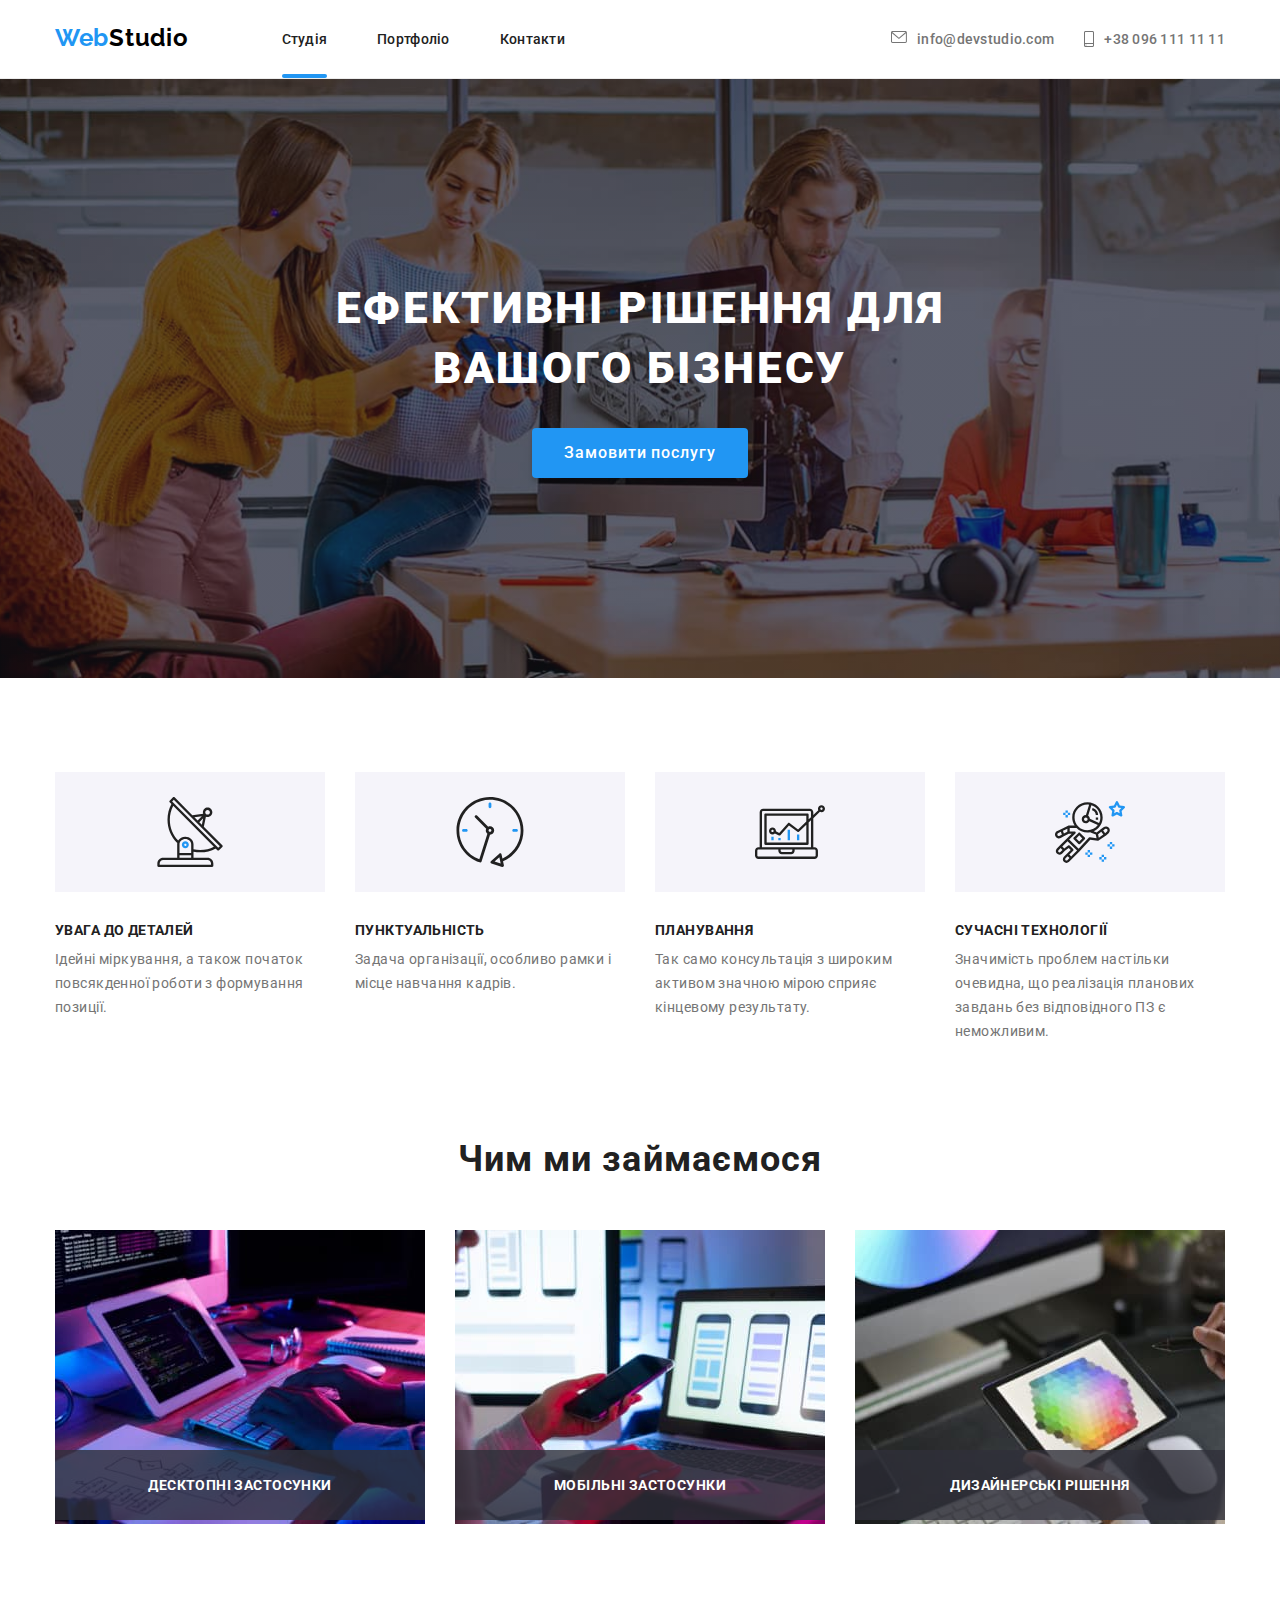
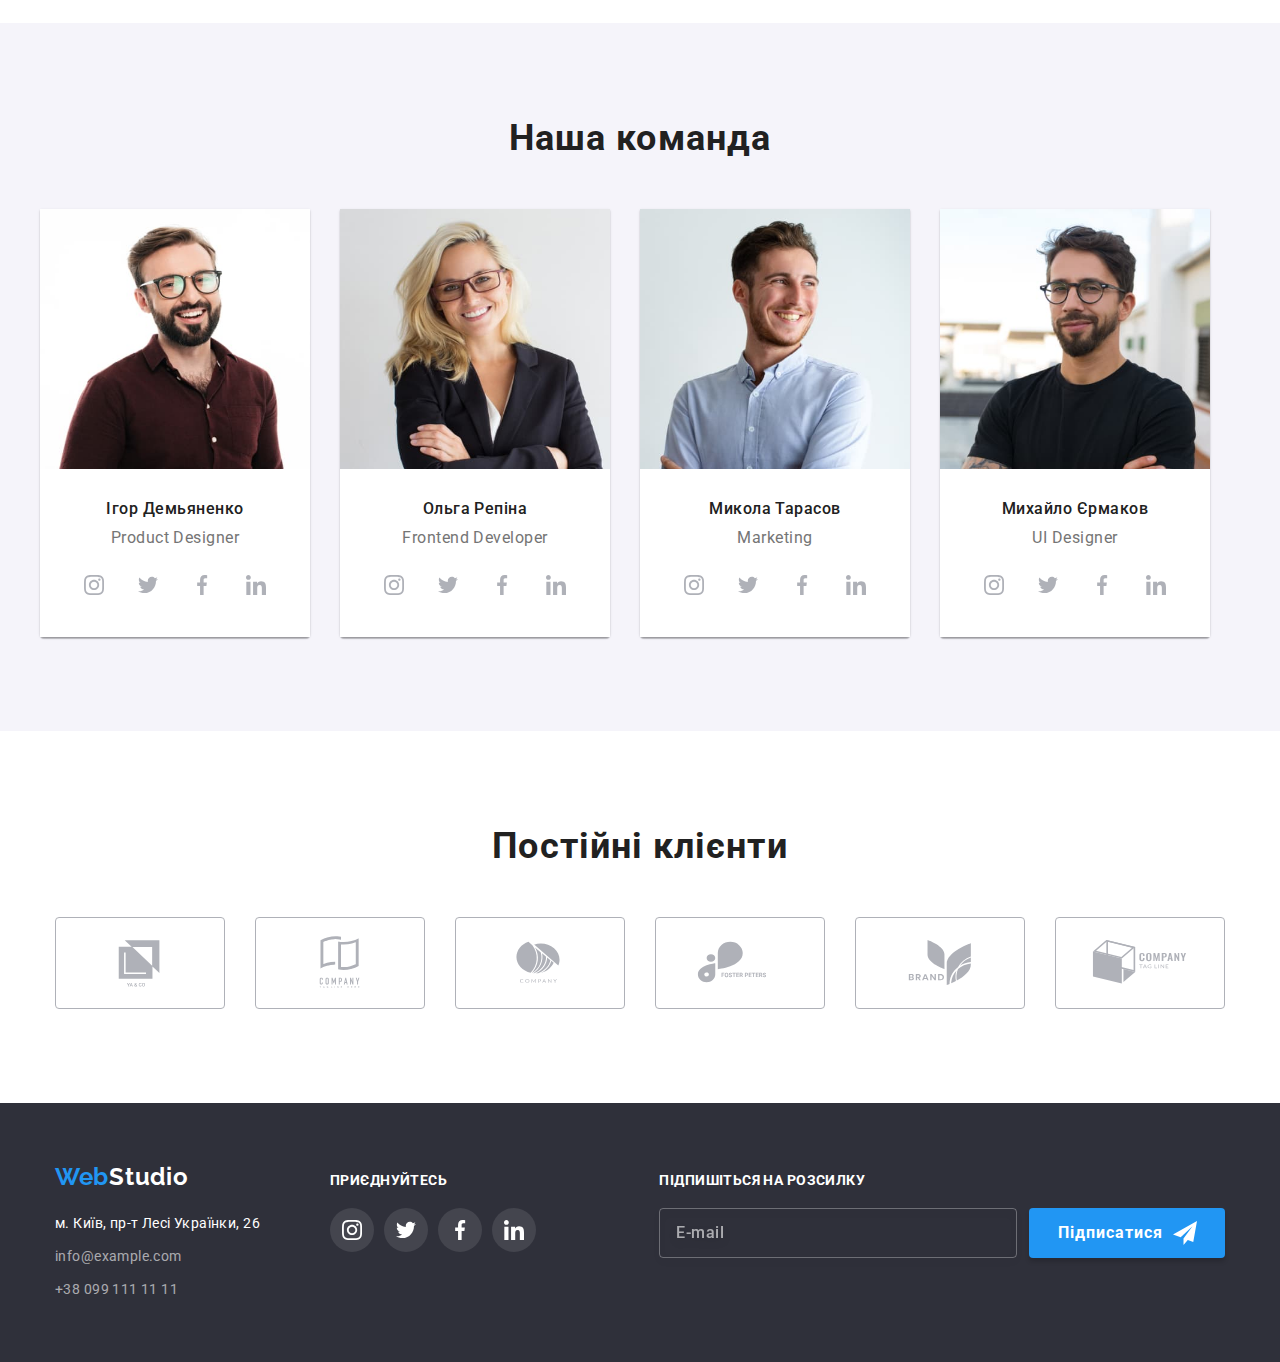
<file: index.html>
<!DOCTYPE html>
<html lang="ua">
  <head>
    <meta charset="UTF-8" />
    <meta http-equiv="X-UA-Compatible" content="IE=edge" />
    <meta name="viewport" content="width=device-width, initial-scale=1.0" />
    <title>Studio</title>
    <link rel="preconnect" href="https://fonts.googleapis.com" />
    <link rel="preconnect" href="https://fonts.gstatic.com" crossorigin />
    <link
      href="https://fonts.googleapis.com/css2?family=Raleway:wght@700&family=Roboto:wght@400;500;700;900&display=swap"
      rel="stylesheet"
    />
    <link
      rel="stylesheet"
      href="https://cdnjs.cloudflare.com/ajax/libs/modern-normalize/1.1.0/modern-normalize.min.css"
    />
    <link rel="stylesheet" href="./css/main.min.css" />
  </head>
  <body class="body">
    <header class="header">
      <div class="container header-container">
        <a
          class="logo link logo--dark logo--space-right logo--padding-space"
          href="#"
          ><span>Web</span>Studio</a
        >
        <button type="button" class="menu-button" data-menu-open>
          <svg width="40px" height="40px">
            <use
              class="menu__icon menu__icon-open"
              href="./images/icons.svg#icon-menu"
            ></use>
          </svg>
        </button>
        <div class="header__menu">
          <nav class="navigation">
            <ul class="list navigation__list">
              <li class="navigation__item">
                <a href="./index.html" class="active link navigation__link"
                  >Студія</a
                >
              </li>
              <li class="navigation__item">
                <a href="./portfolio.html" class="link navigation__link"
                  >Портфоліо</a
                >
              </li>
              <li class="navigation__item">
                <a href="#" class="link navigation__link">Контакти</a>
              </li>
            </ul>
          </nav>
          <ul class="list contacts-list">
            <li class="contacts-list__item contacts-list__item--position">
              <a href="mailto:info@devstudio.com" class="contacts__link link">
                <svg class="contacts-list__icon" width="16" height="12">
                  <use href="./images/icons.svg#icon-envelope"></use>
                </svg>
                info@devstudio.com</a
              >
            </li>
            <li class="contacts-list__item contacts-list__item--position">
              <a href="tel:+380961111111" class="contacts__link link">
                <svg class="contacts-list__icon" width="10" height="16">
                  <use href="./images/icons.svg#icon-smartphone"></use>
                </svg>
                +38 096 111 11 11</a
              >
            </li>
          </ul>
        </div>
        <div class="menu menu--container is-hidden" data-menu>
          <div class="nav__additional-wrap">
            <button type="button" class="menu-button" data-menu-close>
              <svg width="40px" height="40px">
                <use
                  class="menu__icon menu__icon-close"
                  href="./images/icons.svg#icon-menu-close"
                ></use>
              </svg>
            </button>
            <nav class="menu-nav">
              <ul class="list menu-nav__list">
                <li class="menu-nav__item menu-nav__item--position">
                  <a href="./index.html" class="active link menu-nav__link"
                    >Студія</a
                  >
                </li>
                <li class="menu-nav__item menu-nav__item--position">
                  <a href="./portfolio.html" class="link menu-nav__link"
                    >Портфоліо</a
                  >
                </li>
                <li class="menu-nav__item menu-nav__item--position">
                  <a href="#" class="link menu-nav__link">Контакти</a>
                </li>
              </ul>
            </nav>
          </div>
          <div class="menu__additional-wrap">
            <ul class="list menu-contacts-list">
              <li
                class="menu-contacts-list__item menu-contacts-list__item--position"
              >
                <a
                  href="tel:+380961111111"
                  class="menu-contacts-list__number link"
                >
                  +38 096 111 11 11</a
                >
              </li>
              <li
                class="menu-contacts-list__item menu-contacts-list__item--position"
              >
                <a
                  href="mailto:info@devstudio.com"
                  class="menu-contacts-list__email link"
                >
                  info@devstudio.com</a
                >
              </li>
            </ul>
            <ul class="menu-social menu-social--end">
              <li class="list menu-social__item menu-social__item--position">
                <a href="" class="link menu-social__link">Instagram</a>
              </li>
              <li class="list menu-social__item menu-social__item--position">
                <a href="" class="link menu-social__link">Twitter</a>
              </li>
              <li class="list menu-social__item menu-social__item--position">
                <a href="" class="link menu-social__link">Facebook</a>
              </li>
              <li class="list menu-social__item menu-social__item--position">
                <a href="" class="link menu-social__link">LinkedIn</a>
              </li>
            </ul>
          </div>
        </div>
      </div>
    </header>
    <main>
      <section class="hero">
        <h1 class="hero__text">Ефективні рішення для вашого бізнесу</h1>
        <button type="button" class="hero__button" data-modal-open>
          Замовити послугу
        </button>
        <div class="backdrop is-hidden" data-modal>
          <div class="modal">
            <h2 class="modal__title">Залиште контакт і ми з вами зв'яжемося</h2>
            <form class="modal__form" autocomplete="off">
              <ul class="modal__list list">
                <li class="modal__item">
                  <label class="modal__name" for="user-name">Ім'я </label>
                  <div class="modal__input-container">
                    <input
                      type="text"
                      id="user-name"
                      name="user-name"
                      class="modal__input-field"
                      required
                      minlength="2"
                    />
                    <svg class="modal__icon" width="18" height="18">
                      <use href="./images/icons.svg#icon-form-person"></use>
                    </svg>
                  </div>
                </li>
                <li class="modal__item">
                  <label class="modal__name" for="user-phone">Телефон </label>
                  <div class="modal__input-container">
                    <input
                      type="text"
                      id="user-phone"
                      name="user-phone"
                      class="modal__input-field"
                      required
                      minlength="2"
                    />
                    <svg class="modal__icon" width="18" height="18">
                      <use href="./images/icons.svg#icon-form-phone"></use>
                    </svg>
                  </div>
                </li>
                <li class="modal__item">
                  <label class="modal__name" for="user-email">Пошта</label>
                  <div class="modal__input-container">
                    <input
                      type="text"
                      id="user-email"
                      name="user-email"
                      class="modal__input-field"
                      required
                      minlength="2"
                    />
                    <svg class="modal__icon" width="18" height="18">
                      <use href="./images/icons.svg#icon-form-email"></use>
                    </svg>
                  </div>
                </li>
                <li class="modal__item">
                  <label for="modal-comment" class="modal__name"
                    >Коментар</label
                  >
                  <textarea
                    class="modal__input-field modal__input-comment"
                    name="name"
                    id="modal-comment"
                    placeholder="Введіть текст"
                  ></textarea>
                </li>
              </ul>
            </form>
            <form class="agreement">
              <label class="agreement__label">
                <input
                  class="agreement__check visually-hidden"
                  tabindex="-1"
                  type="checkbox"
                  name="agreed"
                />
                <span class="agreement__decoration">
                  <svg class="agreement__icon" width="13" height="10">
                    <use href="./images/icons.svg#icon-check-checked"></use>
                  </svg>
                </span>
                <div class="agreement__text">
                  Погоджуюсь із розсилкою і приймаю
                  <a href="" class="link agreement__link">Умови договору</a>
                </div>
              </label>
            </form>
            <button type="submit" class="modal__button">Відправити</button>
            <button type="button" class="backdrop__button" data-modal-close>
              <svg class="modal-close-icon" width="18" height="18">
                <use href="./images/icons.svg#icon-modal-button-close"></use>
              </svg>
            </button>
          </div>
        </div>
      </section>
      <section class="features section">
        <div class="container">
          <h2 class="visually-hidden">Особливості</h2>
          <ul class="features__list list">
            <li class="features__item">
              <div class="features__icon-decoration">
                <svg class="features__icon" width="70" height="70">
                  <use href="./images/icons.svg#icon-antenna"></use>
                </svg>
              </div>
              <h3 class="features__titles">Увага до деталей</h3>
              <p class="features__paragraph">
                Ідейні міркування, а також початок повсякденної роботи з
                формування позиції.
              </p>
            </li>
            <li class="features__item">
              <div class="features__icon-decoration">
                <svg class="features__icon" width="70" height="70">
                  <use href="./images/icons.svg#icon-clock"></use>
                </svg>
              </div>
              <h3 class="features__titles">Пунктуальність</h3>
              <p class="features__paragraph">
                Задача організації, особливо рамки і місце навчання кадрів.
              </p>
            </li>
            <li class="features__item">
              <div class="features__icon-decoration">
                <svg class="features__icon" width="70" height="70">
                  <use href="./images/icons.svg#icon-diagram"></use>
                </svg>
              </div>
              <h3 class="features__titles">Планування</h3>
              <p class="features__paragraph">
                Так само консультація з широким активом значною мірою сприяє
                кінцевому результату.
              </p>
            </li>
            <li class="features__item">
              <div class="features__icon-decoration">
                <svg class="features__icon" width="70" height="70">
                  <use href="./images/icons.svg#icon-astronaut"></use>
                </svg>
              </div>
              <h3 class="features__titles">Сучасні технології</h3>
              <p class="features__paragraph">
                Значимість проблем настільки очевидна, що реалізація планових
                завдань без відповідного ПЗ є неможливим.
              </p>
            </li>
          </ul>
        </div>
      </section>
      <section class="speciality section">
        <div class="container">
          <h2 class="speciality__title">Чим ми займаємося</h2>
          <ul class="list speciality__list">
            <li class="speciality__item">
              <div class="speciality__wrap">
                <img
                  src="./images/img.jpg"
                  alt="пише на клавиатурі"
                  width="370"
                  height="294"
                />
                <p class="speciality__text">Десктопні застосунки</p>
              </div>
            </li>
            <li class="speciality__item">
              <div class="speciality__wrap">
                <img
                  src="./images/img(1).jpg"
                  alt="порівнює телефони"
                  width="370"
                  height="294"
                />
                <p class="speciality__text">Мобільні застосунки</p>
              </div>
            </li>
            <li class="speciality__item">
              <div class="speciality__wrap">
                <img
                  src="./images/img(2).jpg"
                  alt="малює на планшеті"
                  width="370"
                  height="294"
                />
                <p class="speciality__text">Дизайнерські рішення</p>
              </div>
            </li>
          </ul>
        </div>
      </section>
      <section class="team section">
        <div class="container">
          <h2 class="team__title team__title--indent">Наша команда</h2>
          <ul class="team__list list">
            <li class="team__item team__item--position">
              <img
                src="./images/team_photo1.jpg"
                alt="учасник команди 1"
                class="team__img"
              />
              <div class="team__info">
                <h3 class="team__name">Ігор Демьяненко</h3>
                <p lang="en" class="team__profession">Product Designer</p>
                <ul class="team__social-list list">
                  <li class="team__social-item team__social-item--widening">
                    <a href="" class="team__social-link">
                      <svg class="team__social-icon" width="20" height="20">
                        <use href="./images/icons.svg#icon-instagram"></use>
                      </svg>
                    </a>
                  </li>
                  <li class="team__social-item team__social-item--widening">
                    <a href="" class="team__social-link">
                      <svg class="team__social-icon" width="20" height="20">
                        <use href="./images/icons.svg#icon-twitter"></use>
                      </svg>
                    </a>
                  </li>
                  <li class="team__social-item team__social-item--widening">
                    <a href="" class="team__social-link">
                      <svg class="team__social-icon" width="20" height="20">
                        <use href="./images/icons.svg#icon-facebook"></use>
                      </svg>
                    </a>
                  </li>
                  <li class="team__social-item team__social-item--widening">
                    <a href="" class="team__social-link">
                      <svg class="team__social-icon" width="20" height="20">
                        <use href="./images/icons.svg#icon-linkedin"></use>
                      </svg>
                    </a>
                  </li>
                </ul>
              </div>
            </li>
            <li class="team__item team__item--position">
              <img
                src="./images/team_photo2.jpg"
                alt="учасник команди 2"
                class="team__img"
              />
              <div class="team__info">
                <h3 class="team__name">Ольга Репіна</h3>
                <p lang="en" class="team__profession">Frontend Developer</p>
                <ul class="team__social-list list">
                  <li class="team__social-item team__social-item--widening">
                    <a href="" class="team__social-link">
                      <svg class="team__social-icon" width="20" height="20">
                        <use href="./images/icons.svg#icon-instagram"></use>
                      </svg>
                    </a>
                  </li>
                  <li class="team__social-item team__social-item--widening">
                    <a href="" class="team__social-link">
                      <svg class="team__social-icon" width="20" height="20">
                        <use href="./images/icons.svg#icon-twitter"></use>
                      </svg>
                    </a>
                  </li>
                  <li class="team__social-item team__social-item--widening">
                    <a href="" class="team__social-link">
                      <svg class="team__social-icon" width="20" height="20">
                        <use href="./images/icons.svg#icon-facebook"></use>
                      </svg>
                    </a>
                  </li>
                  <li class="team__social-item team__social-item--widening">
                    <a href="" class="team__social-link">
                      <svg class="team__social-icon" width="20" height="20">
                        <use href="./images/icons.svg#icon-linkedin"></use>
                      </svg>
                    </a>
                  </li>
                </ul>
              </div>
            </li>
            <li class="team__item team__item--position">
              <img
                src="./images/team_photo3.jpg"
                alt="учасник команди 3"
                class="team__img"
              />
              <div class="team__info">
                <h3 class="team__name">Микола Тарасов</h3>
                <p lang="en" class="team__profession">Marketing</p>
                <ul class="team__social-list list">
                  <li class="team__social-item team__social-item--widening">
                    <a href="" class="team__social-link">
                      <svg class="team__social-icon" width="20" height="20">
                        <use href="./images/icons.svg#icon-instagram"></use>
                      </svg>
                    </a>
                  </li>
                  <li class="team__social-item team__social-item--widening">
                    <a href="" class="team__social-link">
                      <svg class="team__social-icon" width="20" height="20">
                        <use href="./images/icons.svg#icon-twitter"></use>
                      </svg>
                    </a>
                  </li>
                  <li class="team__social-item team__social-item--widening">
                    <a href="" class="team__social-link">
                      <svg class="team__social-icon" width="20" height="20">
                        <use href="./images/icons.svg#icon-facebook"></use>
                      </svg>
                    </a>
                  </li>
                  <li class="team__social-item team__social-item--widening">
                    <a href="" class="team__social-link">
                      <svg class="team__social-icon" width="20" height="20">
                        <use href="./images/icons.svg#icon-linkedin"></use>
                      </svg>
                    </a>
                  </li>
                </ul>
              </div>
            </li>
            <li class="team__item team__item--position">
              <img
                src="./images/team_photo4.jpg"
                alt="учасник команди 4"
                class="team__img"
              />
              <div class="team__info">
                <h3 class="team__name">Михайло Єрмаков</h3>
                <p lang="en" class="team__profession">UI Designer</p>
                <ul class="team__social-list list">
                  <li class="team__social-item team__social-item--widening">
                    <a href="" class="team__social-link">
                      <svg class="team__social-icon" width="20" height="20">
                        <use href="./images/icons.svg#icon-instagram"></use>
                      </svg>
                    </a>
                  </li>
                  <li class="team__social-item team__social-item--widening">
                    <a href="" class="team__social-link">
                      <svg class="team__social-icon" width="20" height="20">
                        <use href="./images/icons.svg#icon-twitter"></use>
                      </svg>
                    </a>
                  </li>
                  <li class="team__social-item team__social-item--widening">
                    <a href="" class="team__social-link">
                      <svg class="team__social-icon" width="20" height="20">
                        <use href="./images/icons.svg#icon-facebook"></use>
                      </svg>
                    </a>
                  </li>
                  <li class="team__social-item team__social-item--widening">
                    <a href="" class="team__social-link">
                      <svg class="team__social-icon" width="20" height="20">
                        <use href="./images/icons.svg#icon-linkedin"></use>
                      </svg>
                    </a>
                  </li>
                </ul>
              </div>
            </li>
          </ul>
        </div>
      </section>
      <section class="clients section">
        <div class="container">
          <h2 class="clients__title clients__title--indent">
            Постійні клієнти
          </h2>
          <ul class="clients__list">
            <li class="clients__item clients__item--position list">
              <a href="" class="clients__link">
                <svg class="clients__icon" width="106" height="60">
                  <use href="./images/icons.svg#icon-logo1"></use>
                </svg>
              </a>
            </li>
            <li class="clients__item clients__item--position list">
              <a href="" class="clients__link">
                <svg class="clients__icon" width="106" height="60">
                  <use href="./images/icons.svg#icon-logo2"></use>
                </svg>
              </a>
            </li>
            <li class="clients__item clients__item--position list">
              <a href="" class="clients__link">
                <svg class="clients__icon" width="106" height="60">
                  <use href="./images/icons.svg#icon-logo3"></use>
                </svg>
              </a>
            </li>
            <li class="clients__item clients__item--position list">
              <a href="" class="clients__link">
                <svg class="clients__icon" width="106" height="60">
                  <use href="./images/icons.svg#icon-logo4"></use>
                </svg>
              </a>
            </li>
            <li class="clients__item clients__item--position list">
              <a href="" class="clients__link">
                <svg class="clients__icon" width="106" height="60">
                  <use href="./images/icons.svg#icon-logo5"></use>
                </svg>
              </a>
            </li>
            <li class="clients__item clients__item--position list">
              <a href="" class="clients__link">
                <svg class="clients__icon" width="106" height="60">
                  <use href="./images/icons.svg#icon-logo6"></use>
                </svg>
              </a>
            </li>
          </ul>
        </div>
      </section>
    </main>
    <footer class="footer">
      <div class="container footer__container">
        <div class="footer__contacts-container footer__contacts--indent">
          <a href="#" class="logo link logo--light footer__logo">
            <span>Web</span>Studio
          </a>
          <address class="address">
            <ul class="list address__list">
              <li class="address__item">
                <a
                  href="https://goo.gl/maps/gwLvTVxYLncjtafa9"
                  target="_blank"
                  rel="noopener noreferrer nofollow"
                  class="link address__map-link"
                  >м. Київ, пр-т Лесі Українки, 26</a
                >
              </li>
              <li class="address__item">
                <a href="mailto:info@example.com" class="footer__contacts link"
                  >info@example.com</a
                >
              </li>
              <li class="address__item">
                <a href="tel:+380991111111" class="footer__contacts link"
                  >+38 099 111 11 11</a
                >
              </li>
            </ul>
          </address>
        </div>
        <div class="footer__social footer__social--position">
          <h2 class="footer__social-title">Приєднуйтесь</h2>
          <ul class="footer__social-list list">
            <li class="footer__social-item footer__social-item--space-left">
              <a href="" class="footer__social-link">
                <svg class="footer__social-icon" width="20" height="20">
                  <use href="./images/icons.svg#icon-instagram"></use>
                </svg>
              </a>
            </li>
            <li class="footer__social-item footer__social-item--space-left">
              <a href="" class="footer__social-link">
                <svg class="footer__social-icon" width="20" height="20">
                  <use href="./images/icons.svg#icon-twitter"></use>
                </svg>
              </a>
            </li>
            <li class="footer__social-item footer__social-item--space-left">
              <a href="" class="footer__social-link">
                <svg class="footer__social-icon" width="20" height="20">
                  <use href="./images/icons.svg#icon-facebook"></use>
                </svg>
              </a>
            </li>
            <li class="footer__social-item footer__social-item--space-left">
              <a href="" class="footer__social-link">
                <svg class="footer__social-icon" width="20" height="20">
                  <use href="./images/icons.svg#icon-linkedin"></use>
                </svg>
              </a>
            </li>
          </ul>
        </div>
        <div class="newsletter">
          <h2 class="newsletter__title newsletter__title--indent">
            Підпишіться на розсилку
          </h2>
          <form class="newsletter__form newsletter__form--end">
            <div class="newsletter__label newsletter__label--indent">
              <input
                type="email"
                class="newsletter__input newsletter__input--modification newsletter__input--placeholder"
                name="email"
                id="email"
                placeholder="E-mail"
                minlength="5"
              />
            </div>
            <button type="submit" class="newsletter__button">
              Підписатися
              <svg
                class="newsletter__icon newsletter__icon--right"
                width="24"
                height="24"
              >
                <use href="./images/icons.svg#icon-send"></use>
              </svg>
            </button>
          </form>
        </div>
      </div>
    </footer>
    <script src="./js/modal.js"></script>
    <script src="./js/mobile-menu.js"></script>
  </body>
</html>
</file>
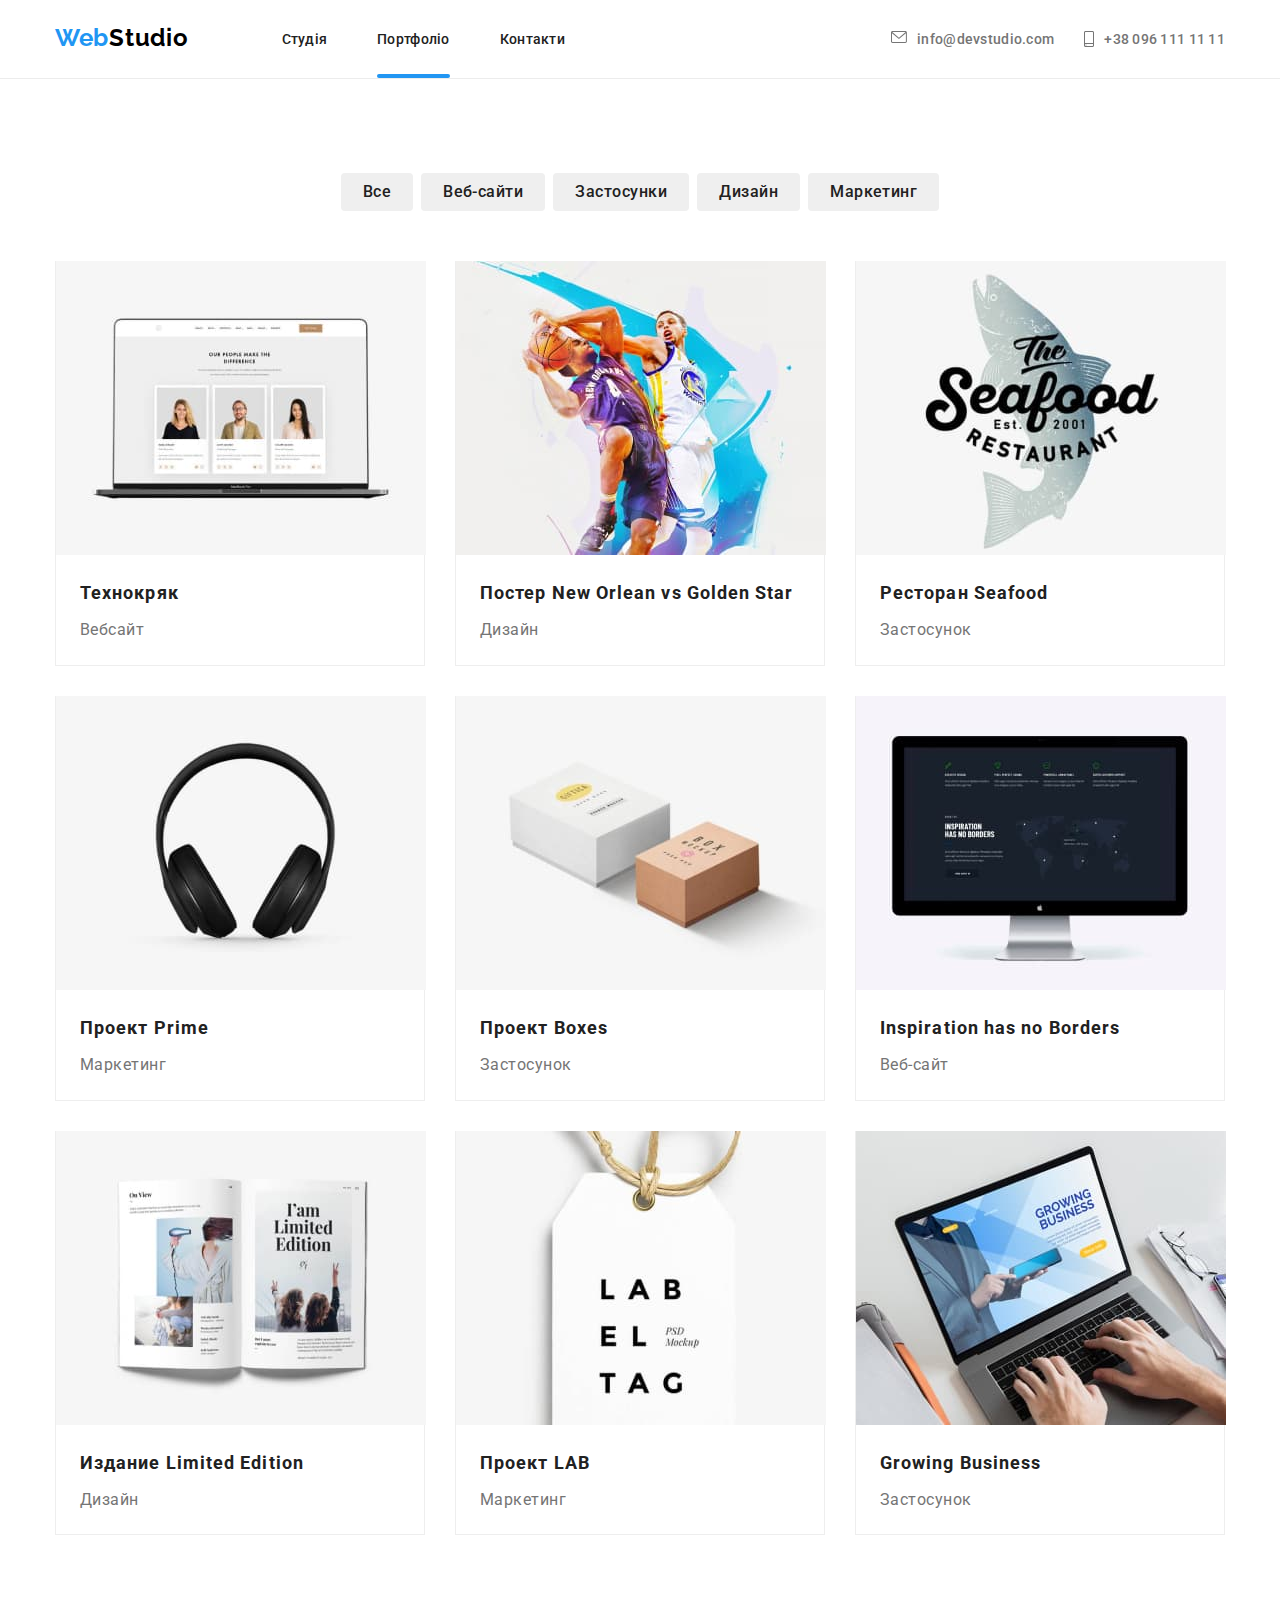
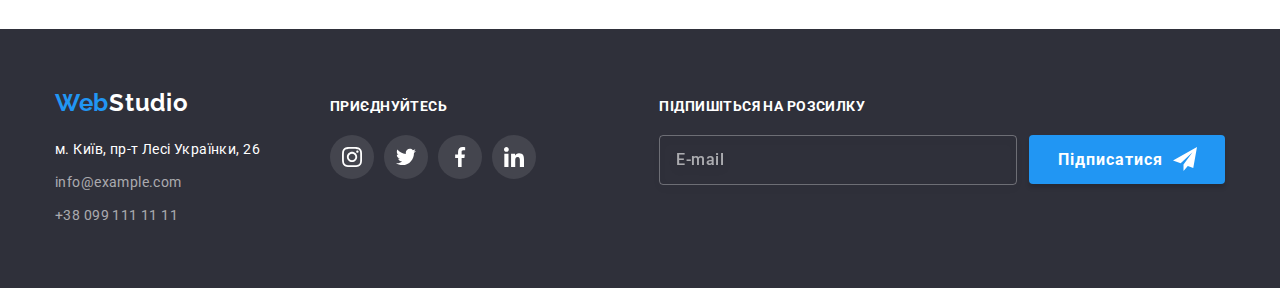
<file: portfolio.html>
<!DOCTYPE html>
<html lang="ua">
  <head>
    <meta charset="UTF-8" />
    <meta http-equiv="X-UA-Compatible" content="IE=edge" />
    <meta name="viewport" content="width=device-width, initial-scale=1.0" />
    <title>Portfolio</title>
    <link rel="preconnect" href="https://fonts.googleapis.com" />
    <link rel="preconnect" href="https://fonts.gstatic.com" crossorigin />
    <link
      href="https://fonts.googleapis.com/css2?family=Raleway:wght@700&family=Roboto:wght@400;500;700;900&display=swap"
      rel="stylesheet"
    />
    <link
      rel="stylesheet"
      href="https://cdnjs.cloudflare.com/ajax/libs/modern-normalize/1.1.0/modern-normalize.min.css"
    />
    <link rel="stylesheet" href="./css/main.min.css" />
  </head>
  <body class="body">
    <header class="header">
      <div class="container header-container">
        <a
          class="logo link logo--dark logo--space-right logo--padding-space"
          href="#"
          ><span>Web</span>Studio</a
        >
        <button type="button" class="menu-button" data-menu-open>
          <svg width="40px" height="40px">
            <use
              class="menu__icon menu__icon-open"
              href="./images/icons.svg#icon-menu"
            ></use>
          </svg>
        </button>
        <div class="header__menu">
          <nav class="navigation">
            <ul class="list navigation__list">
              <li class="navigation__item">
                <a href="./index.html" class="link navigation__link">Студія</a>
              </li>
              <li class="navigation__item">
                <a href="./portfolio.html" class="active link navigation__link"
                  >Портфоліо</a
                >
              </li>
              <li class="navigation__item">
                <a href="#" class="link navigation__link">Контакти</a>
              </li>
            </ul>
          </nav>
          <ul class="list contacts-list">
            <li class="contacts-list__item contacts-list__item--position">
              <a href="mailto:info@devstudio.com" class="contacts__link link">
                <svg class="contacts-list__icon" width="16" height="12">
                  <use href="./images/icons.svg#icon-envelope"></use>
                </svg>
                info@devstudio.com</a
              >
            </li>
            <li class="contacts-list__item contacts-list__item--position">
              <a href="tel:+380961111111" class="contacts__link link">
                <svg class="contacts-list__icon" width="10" height="16">
                  <use href="./images/icons.svg#icon-smartphone"></use>
                </svg>
                +38 096 111 11 11</a
              >
            </li>
          </ul>
        </div>
        <div class="menu menu--container is-hidden" data-menu>
          <div class="nav__additional-wrap">
            <button type="button" class="menu-button" data-menu-close>
              <svg width="40px" height="40px">
                <use
                  class="menu__icon menu__icon-close"
                  href="./images/icons.svg#icon-menu-close"
                ></use>
              </svg>
            </button>
            <nav class="menu-nav">
              <ul class="list menu-nav__list">
                <li class="menu-nav__item menu-nav__item--position">
                  <a href="./index.html" class="active link menu-nav__link"
                    >Студія</a
                  >
                </li>
                <li class="menu-nav__item menu-nav__item--position">
                  <a href="./portfolio.html" class="link menu-nav__link"
                    >Портфоліо</a
                  >
                </li>
                <li class="menu-nav__item menu-nav__item--position">
                  <a href="#" class="link menu-nav__link">Контакти</a>
                </li>
              </ul>
            </nav>
          </div>
          <div class="menu__additional-wrap">
            <ul class="list menu-contacts-list">
              <li
                class="menu-contacts-list__item menu-contacts-list__item--position"
              >
                <a
                  href="tel:+380961111111"
                  class="menu-contacts-list__number link"
                >
                  +38 096 111 11 11</a
                >
              </li>
              <li
                class="menu-contacts-list__item menu-contacts-list__item--position"
              >
                <a
                  href="mailto:info@devstudio.com"
                  class="menu-contacts-list__email link"
                >
                  info@devstudio.com</a
                >
              </li>
            </ul>
            <ul class="menu-social menu-social--end">
              <li class="list menu-social__item menu-social__item--position">
                <a href="" class="link menu-social__link">Instagram</a>
              </li>
              <li class="list menu-social__item menu-social__item--position">
                <a href="" class="link menu-social__link">Twitter</a>
              </li>
              <li class="list menu-social__item menu-social__item--position">
                <a href="" class="link menu-social__link">Facebook</a>
              </li>
              <li class="list menu-social__item menu-social__item--position">
                <a href="" class="link menu-social__link">LinkedIn</a>
              </li>
            </ul>
          </div>
        </div>
      </div>
    </header>
    <main>
      <section class="section projects">
        <div class="container">
          <h1 class="visually-hidden">Проекти</h1>
          <ul class="projects__filters-list projects__filters-list--space list">
            <li class="projects__filter projects__filter--indent">
              <button type="button" class="projects__button">Все</button>
            </li>
            <li class="projects__filter projects__filter--indent">
              <button type="button" class="projects__button">Веб-сайти</button>
            </li>
            <li class="projects__filter projects__filter--indent">
              <button type="button" class="projects__button">Застосунки</button>
            </li>
            <li class="projects__filter projects__filter--indent">
              <button type="button" class="projects__button">Дизайн</button>
            </li>
            <li class="projects__filter projects__filter--indent">
              <button type="button" class="projects__button">Маркетинг</button>
            </li>
          </ul>
          <ul class="projects__list list">
            <li class="projects__item projects__item--position">
              <a href="" class="projects__link link">
                <div class="projects__overlay">
                  <picture>
                    <source
                      srcset="
                        ./images/projects/desktop/tk.jpg    1x,
                        ./images/projects/desktop/tk@2x.jpg 2x
                      "
                      media="(min-width:1200px)"
                    />
                    <source
                      srcset="
                        ./images/projects/tablet/tk.jpg    1x,
                        ./images/projects/tablet/tk@2x.jpg 2x
                      "
                      media="(min-width: 768px)"
                    />
                    <source
                      srcset="
                        ./images/projects/mobile/tk.jpg    1x,
                        ./images/projects/mobile/tk@2x.jpg 2x
                      "
                      media="(min-width: 480px)"
                    />
                    <img
                      src="./images/projects/mobile/tk.jpg"
                      alt="ноутбук з відкритим сайтом"
                    />
                  </picture>
                  <p class="projects__details">
                    Технокряк це сучасний майданчик поширення коронавірусу.
                    Компанії використовують цю платформу для цифрового
                    шпигунства та атак на захищені сервери конкурентів.
                  </p>
                </div>
                <div class="projects__list-text">
                  <h2 class="projects-title">Технокряк</h2>
                  <p class="projects__text">Вебсайт</p>
                </div>
              </a>
            </li>
            <li class="projects__item projects__item--position">
              <a href="" class="projects__link link">
                <div class="projects__overlay">
                  <picture>
                    <source
                      srcset="
                        ./images/projects/desktop/bb.jpg    1x,
                        ./images/projects/desktop/bb@2x.jpg 2x
                      "
                      media="(min-width:1200px)"
                    />
                    <source
                      srcset="
                        ./images/projects/tablet/bb.jpg    1x,
                        ./images/projects/tablet/bb@2x.jpg 2x
                      "
                      media="(min-width: 768px)"
                    />
                    <source
                      srcset="
                        ./images/projects/mobile/bb.jpg    1x,
                        ./images/projects/mobile/bb@2x.jpg 2x
                      "
                      media="(min-width: 480px)"
                    />
                    <img
                      src="./images/projects/mobile/bb.jpg"
                      alt="Постер з баскетболістами"
                    />
                  </picture>
                  <p class="projects__details">
                    Технокряк це сучасний майданчик поширення коронавірусу.
                    Компанії використовують цю платформу для цифрового
                    шпигунства та атак на захищені сервери конкурентів.
                  </p>
                </div>
                <div class="projects__list-text">
                  <h2 class="projects-title">
                    Постер New Orlean vs Golden Star
                  </h2>
                  <p class="projects__text">Дизайн</p>
                </div>
              </a>
            </li>
            <li class="projects__item projects__item--position">
              <a href="" class="projects__link link">
                <div class="projects__overlay">
                  <picture>
                    <source
                      srcset="
                        ./images/projects/desktop/seafood.jpg    1x,
                        ./images/projects/desktop/seafood@2x.jpg 2x
                      "
                      media="(min-width:1200px)"
                    />
                    <source
                      srcset="
                        ./images/projects/tablet/seafood.jpg    1x,
                        ./images/projects/tablet/seafood@2x.jpg 2x
                      "
                      media="(min-width: 768px)"
                    />
                    <source
                      srcset="
                        ./images/projects/mobile/seafood.jpg    1x,
                        ./images/projects/mobile/seafood@2x.jpg 2x
                      "
                      media="(min-width: 480px)"
                    />
                    <img
                      src="./images/projects/mobile/seafood.jpg"
                      alt="лого ресторана"
                    />
                  </picture>
                  <p class="projects__details">
                    Технокряк це сучасний майданчик поширення коронавірусу.
                    Компанії використовують цю платформу для цифрового
                    шпигунства та атак на захищені сервери конкурентів.
                  </p>
                </div>
                <div class="projects__list-text">
                  <h2 class="projects-title">Ресторан Seafood</h2>
                  <p class="projects__text">Застосунок</p>
                </div>
              </a>
            </li>
            <li class="projects__item projects__item--position">
              <a href="" class="projects__link link">
                <div class="projects__overlay">
                  <picture>
                    <source
                      srcset="
                        ./images/projects/desktop/hph.jpg    1x,
                        ./images/projects/desktop/hph@2x.jpg 2x
                      "
                      media="(min-width:1200px)"
                    />
                    <source
                      srcset="
                        ./images/projects/tablet/hph.jpg    1x,
                        ./images/projects/tablet/hph@2x.jpg 2x
                      "
                      media="(min-width: 768px)"
                    />
                    <source
                      srcset="
                        ./images/projects/mobile/hph.jpg    1x,
                        ./images/projects/mobile/hph@2x.jpg 2x
                      "
                      media="(min-width: 480px)"
                    />
                    <img
                      src="./images/projects/mobile/hph.jpg"
                      alt="навушники"
                    />
                  </picture>
                  <p class="projects__details">
                    Технокряк це сучасний майданчик поширення коронавірусу.
                    Компанії використовують цю платформу для цифрового
                    шпигунства та атак на захищені сервери конкурентів.
                  </p>
                </div>
                <div class="projects__list-text">
                  <h2 class="projects-title">Проект Prime</h2>
                  <p class="projects__text">Маркетинг</p>
                </div>
              </a>
            </li>
            <li class="projects__item projects__item--position">
              <a href="" class="projects__link link">
                <div class="projects__overlay">
                  <picture>
                    <source
                      srcset="
                        ./images/projects/desktop/boxes.jpg    1x,
                        ./images/projects/desktop/boxes@2x.jpg 2x
                      "
                      media="(min-width:1200px)"
                    />
                    <source
                      srcset="
                        ./images/projects/tablet/boxes.jpg    1x,
                        ./images/projects/tablet/boxes@2x.jpg 2x
                      "
                      media="(min-width: 768px)"
                    />
                    <source
                      srcset="
                        ./images/projects/mobile/boxes.jpg    1x,
                        ./images/projects/mobile/boxes@2x.jpg 2x
                      "
                      media="(min-width: 480px)"
                    />
                    <img
                      src="./images/projects/mobile/boxes.jpg"
                      alt="коробки"
                    />
                  </picture>
                  <p class="projects__details">
                    Технокряк це сучасний майданчик поширення коронавірусу.
                    Компанії використовують цю платформу для цифрового
                    шпигунства та атак на захищені сервери конкурентів.
                  </p>
                </div>
                <div class="projects__list-text">
                  <h2 class="projects-title">Проект Boxes</h2>
                  <p class="projects__text">Застосунок</p>
                </div>
              </a>
            </li>
            <li class="projects__item projects__item--position">
              <a href="" class="projects__link link">
                <div class="projects__overlay">
                  <picture>
                    <source
                      srcset="
                        ./images/projects/desktop/insp.jpg    1x,
                        ./images/projects/desktop/insp@2x.jpg 2x
                      "
                      media="(min-width:1200px)"
                    />
                    <source
                      srcset="
                        ./images/projects/tablet/insp.jpg    1x,
                        ./images/projects/tablet/insp@2x.jpg 2x
                      "
                      media="(min-width: 768px)"
                    />
                    <source
                      srcset="
                        ./images/projects/mobile/insp.jpg    1x,
                        ./images/projects/mobile/insp@2x.jpg 2x
                      "
                      media="(min-width: 480px)"
                    />
                    <img
                      src="./images/projects/mobile/insp.jpg"
                      alt="монитор с сайтом"
                    />
                  </picture>
                  <p class="projects__details">
                    Технокряк це сучасний майданчик поширення коронавірусу.
                    Компанії використовують цю платформу для цифрового
                    шпигунства та атак на захищені сервери конкурентів.
                  </p>
                </div>
                <div class="projects__list-text">
                  <h2 class="projects-title">Inspiration has no Borders</h2>
                  <p class="projects__text">Веб-сайт</p>
                </div>
              </a>
            </li>
            <li class="projects__item projects__item--position">
              <a href="" class="projects__link link">
                <div class="projects__overlay">
                  <picture>
                    <source
                      srcset="
                        ./images/projects/desktop/le.jpg    1x,
                        ./images/projects/desktop/le@2x.jpg 2x
                      "
                      media="(min-width:1200px)"
                    />
                    <source
                      srcset="
                        ./images/projects/tablet/le.jpg    1x,
                        ./images/projects/tablet/le@2x.jpg 2x
                      "
                      media="(min-width: 768px)"
                    />
                    <source
                      srcset="
                        ./images/projects/mobile/le.jpg    1x,
                        ./images/projects/mobile/le@2x.jpg 2x
                      "
                      media="(min-width: 480px)"
                    />
                    <img src="./images/projects/mobile/le.jpg" alt="книга" />
                  </picture>
                  <p class="projects__details">
                    Технокряк це сучасний майданчик поширення коронавірусу.
                    Компанії використовують цю платформу для цифрового
                    шпигунства та атак на захищені сервери конкурентів.
                  </p>
                </div>
                <div class="projects__list-text">
                  <h2 class="projects-title">Издание Limited Edition</h2>
                  <p class="projects__text">Дизайн</p>
                </div>
              </a>
            </li>
            <li class="projects__item projects__item--position">
              <a href="" class="projects__link link">
                <div class="projects__overlay">
                  <picture>
                    <source
                      srcset="
                        ./images/projects/desktop/lab.jpg    1x,
                        ./images/projects/desktop/lab@2x.jpg 2x
                      "
                      media="(min-width:1200px)"
                    />
                    <source
                      srcset="
                        ./images/projects/tablet/lab.jpg    1x,
                        ./images/projects/tablet/lab@2x.jpg 2x
                      "
                      media="(min-width: 768px)"
                    />
                    <source
                      srcset="
                        ./images/projects/mobile/lab.jpg    1x,
                        ./images/projects/mobile/lab@2x.jpg 2x
                      "
                      media="(min-width: 480px)"
                    />
                    <img src="./images/projects/mobile/lab.jpg" alt="ярлык" />
                  </picture>
                  <p class="projects__details">
                    Технокряк це сучасний майданчик поширення коронавірусу.
                    Компанії використовують цю платформу для цифрового
                    шпигунства та атак на захищені сервери конкурентів.
                  </p>
                </div>
                <div class="projects__list-text">
                  <h2 class="projects-title">Проект LAB</h2>
                  <p class="projects__text">Маркетинг</p>
                </div>
              </a>
            </li>
            <li class="projects__item projects__item--position">
              <a href="" class="projects__link link">
                <div class="projects__overlay">
                  <picture>
                    <source
                      srcset="
                        ./images/projects/desktop/gb.jpg    1x,
                        ./images/projects/desktop/gb@2x.jpg 2x
                      "
                      media="(min-width:1200px)"
                    />
                    <source
                      srcset="
                        ./images/projects/tablet/gb.jpg    1x,
                        ./images/projects/tablet/gb@2x.jpg 2x
                      "
                      media="(min-width: 768px)"
                    />
                    <source
                      srcset="
                        ./images/projects/mobile/gb.jpg    1x,
                        ./images/projects/mobile/gb@2x.jpg 2x
                      "
                      media="(min-width: 480px)"
                    />
                    <img
                      src="./images/projects/mobile/gb.jpg"
                      alt="ноутбук з відкритим застосунком"
                    />
                  </picture>
                  <p class="projects__details">
                    Технокряк це сучасний майданчик поширення коронавірусу.
                    Компанії використовують цю платформу для цифрового
                    шпигунства та атак на захищені сервери конкурентів.
                  </p>
                </div>
                <div class="projects__list-text">
                  <h2 class="projects-title">Growing Business</h2>
                  <p class="projects__text">Застосунок</p>
                </div>
              </a>
            </li>
          </ul>
        </div>
      </section>
    </main>
    <footer class="footer">
      <div class="container footer__container">
        <div class="footer__contacts-container footer__contacts--indent">
          <a href="#" class="logo link logo--light footer__logo">
            <span>Web</span>Studio
          </a>
          <address class="address">
            <ul class="list address__list">
              <li class="address__item">
                <a
                  href="https://goo.gl/maps/gwLvTVxYLncjtafa9"
                  target="_blank"
                  rel="noopener noreferrer nofollow"
                  class="link address__map-link"
                  >м. Київ, пр-т Лесі Українки, 26</a
                >
              </li>
              <li class="address__item">
                <a href="mailto:info@example.com" class="footer__contacts link"
                  >info@example.com</a
                >
              </li>
              <li class="address__item">
                <a href="tel:+380991111111" class="footer__contacts link"
                  >+38 099 111 11 11</a
                >
              </li>
            </ul>
          </address>
        </div>
        <div class="footer__social footer__social--position">
          <h2 class="footer__social-title">Приєднуйтесь</h2>
          <ul class="footer__social-list list">
            <li class="footer__social-item footer__social-item--space-left">
              <a href="" class="footer__social-link">
                <svg class="footer__social-icon" width="20" height="20">
                  <use href="./images/icons.svg#icon-instagram"></use>
                </svg>
              </a>
            </li>
            <li class="footer__social-item footer__social-item--space-left">
              <a href="" class="footer__social-link">
                <svg class="footer__social-icon" width="20" height="20">
                  <use href="./images/icons.svg#icon-twitter"></use>
                </svg>
              </a>
            </li>
            <li class="footer__social-item footer__social-item--space-left">
              <a href="" class="footer__social-link">
                <svg class="footer__social-icon" width="20" height="20">
                  <use href="./images/icons.svg#icon-facebook"></use>
                </svg>
              </a>
            </li>
            <li class="footer__social-item footer__social-item--space-left">
              <a href="" class="footer__social-link">
                <svg class="footer__social-icon" width="20" height="20">
                  <use href="./images/icons.svg#icon-linkedin"></use>
                </svg>
              </a>
            </li>
          </ul>
        </div>
        <div class="newsletter">
          <h2 class="newsletter__title newsletter__title--indent">
            Підпишіться на розсилку
          </h2>
          <form class="newsletter__form newsletter__form--end">
            <div class="newsletter__label newsletter__label--indent">
              <input
                type="email"
                class="newsletter__input newsletter__input--modification newsletter__input--placeholder"
                name="email"
                id="email"
                placeholder="E-mail"
                minlength="5"
              />
            </div>
            <button type="submit" class="newsletter__button">
              Підписатися
              <svg
                class="newsletter__icon newsletter__icon--right"
                width="24"
                height="24"
              >
                <use href="./images/icons.svg#icon-send"></use>
              </svg>
            </button>
          </form>
        </div>
      </div>
    </footer>
    <script src="./js/mobile-menu.js"></script>
  </body>
</html>
</file>
<file: css/main.min.css>
:root{--accent-color: #2196f3;--main-text-color: #757575;--title-color: #212121;--header-links-color: #212121;--header-contacts-color: #757575;--footer-contacts-color: #ffffff99;--sec-bg-color: #2f303a;--third-bg-color: #f5f4fa;--logo-color: #000000;--logo-sec-color: #ffffff;--hero-color: #ffffff;--button-hover-color: #ffffff;--footer-address-color: #ffffff;--portfolio-button-color: #212121;--team-text-color: #ffffff;--icons-color: #afb1b8;--icons-color-light: #ffffff;--header-icons-color: #757575;--most-text-color: #ffffff}.visually-hidden{position:absolute;width:1px;height:1px;margin:-1px;border:0;padding:0;white-space:nowrap;clip-path:inset(100%);clip:rect(0 0 0 0);overflow:hidden}.projects__button,.clients__link,.team__social-link,.speciality__text,.footer__social-link,.newsletter__button,.newsletter__input--placeholder::placeholder{display:flex;align-items:center}body{font-family:"Roboto",sans-serif;color:var(--title-color)}h1,h2,h3,h4,h5,h6,p,ul{margin:0;padding:0}img{display:block;height:auto}.section{padding-top:60px;padding-bottom:60px}@media screen and (min-width: 1200px){.section{padding-top:94px;padding-bottom:94px}}.list{list-style:none}.link{text-decoration:none}@media screen and (min-width: 768px){.active::after{content:"";width:100%;height:4px;background-color:var(--accent-color);position:absolute;display:block;bottom:-33px;border-radius:2px}}@media screen and (min-width: 1200px){.active::after{bottom:-31px}}.container{align-items:center;padding:0 15px;margin-left:auto;margin-right:auto}@media screen and (min-width: 480px){.container{width:480px}}@media screen and (min-width: 768px){.container{width:768px}}@media screen and (min-width: 1200px){.container{width:1200px}}.backdrop{position:fixed;top:0;left:0;width:100vw;height:100vh;background-color:rgba(0,0,0,.5);z-index:999;transition:opacity 250ms,visibility 250ms}.backdrop.is-hidden{visibility:hidden;pointer-events:none}.backdrop.is-hidden .modal{transform:scale(1.5) translate(-250px);transition:transform 450ms cubic-bezier(0.4, 0, 0.2, 1)}.modal{max-width:450px;position:relative;top:50%;left:50%;transform:translate(-50%, -50%);transition:transform 250ms cubic-bezier(0.4, 0, 0.2, 1);padding:40px;background-color:#fff;box-shadow:0px 1px 3px rgba(0,0,0,.12),0px 1px 1px rgba(0,0,0,.14),0px 2px 1px rgba(0,0,0,.2);border-radius:4px}@media screen and (min-width: 1200px){.modal{max-width:528px}}.modal__title{margin-bottom:12px;font-weight:700;font-size:20px;line-height:1.15;letter-spacing:.03em;font-style:normal;text-align:center;color:var(--title-color)}.modal__item{display:flex;flex-direction:column;margin-bottom:10px}.modal__item:last-child{margin-bottom:20px}.modal__name{display:flex;margin-bottom:4px;font-weight:400;font-size:12px;line-height:1.17;letter-spacing:.01em;font-style:normal;color:var(--main-text-color)}.modal__input-container{position:relative}.modal__icon{position:absolute;top:50%;left:12px;transform:translateY(-50%);transition:fill 250ms cubic-bezier(0.4, 0, 0.2, 1);fill:var(--title-color)}.modal__input-field{width:100%;padding:11px 36px;height:40px;border:1px solid rgba(33,33,33,.2);border-radius:4px;outline:0;cursor:pointer}.modal__input-field:hover,.modal__input-field:focus{border:1px solid var(--accent-color);border-radius:4px;transition:background 250ms cubic-bezier(0.4, 0, 0.2, 1);transition:border 250ms cubic-bezier(0.4, 0, 0.2, 1)}.modal__input-container:hover .modal__icon,.modal__input-container:focus-within .modal__icon,.backdrop__button:hover .modal-close-icon,.backdrop__button:focus .modal-close-icon{fill:var(--accent-color);transition:fill 250ms cubic-bezier(0.4, 0, 0.2, 1)}.modal__input-comment{height:120px;padding:12px 16px;resize:none}.modal__input-comment::placeholder{font-weight:500;font-size:14px;line-height:1.15;letter-spacing:.01em;font-style:normal;color:rgba(117,117,117,.5)}.modal__button{cursor:pointer;margin-top:30px;padding:0;width:200px;height:50px;font-weight:700;font-size:16px;line-height:1.87;letter-spacing:.06em;font-style:normal;color:#fff;background:#2196f3;box-shadow:0px 4px 4px rgba(0,0,0,.15);border-radius:4px;border:0}.backdrop__button{position:absolute;top:0;right:0;margin-right:8px;margin-top:8px;display:flex;justify-content:center;text-align:center;padding:6px;border-radius:45px;background-color:var(--most-text-color);border:1px solid rgba(0,0,0,.1);cursor:pointer}.agreement__label{display:inline-flex;align-items:center;font-weight:400;font-size:12px;line-height:14px;letter-spacing:.03em;font-style:normal;color:var(--main-text-color)}@media screen and (min-width: 1200px){.agreement__label{font-size:14px;line-height:1.71}}.agreement__decoration{width:16px;height:15px;border:2px solid var(--title-color);border-radius:2px;margin-right:7px;display:inline-flex;align-items:center;justify-content:center}.agreement__icon{fill:#fff}.agreement__check:checked+.agreement__decoration{background-color:var(--accent-color);border:2px solid var(--accent-color)}.agreement__link{text-decoration-line:underline;color:#2196f3}.newsletter{display:flex;flex-direction:column;align-items:center}@media screen and (min-width: 1200px){.newsletter{margin-left:auto;flex-direction:column;align-items:flex-start}}.newsletter__title{font-weight:700;font-size:14px;line-height:1.15;letter-spacing:.03em;font-style:normal;text-transform:uppercase;color:var(--most-text-color)}.newsletter__title--indent{margin-bottom:20px}.newsletter__form{display:flex;flex-direction:column;align-items:center}@media screen and (min-width: 1200px){.newsletter__form{flex-direction:row;align-items:baseline}}@media screen and (min-width: 1200px){.newsletter__form--end{margin-left:auto}}.newsletter__label--indent{margin-bottom:20px}@media screen and (min-width: 1200px){.newsletter__label--indent{margin-right:12px;margin-bottom:0}}.newsletter__input{padding:15px 16px;background-color:rgba(0,0,0,0);border:1px solid rgba(255,255,255,.3);filter:drop-shadow(0px 4px 4px rgba(0, 0, 0, 0.15));border-radius:4px}@media screen and (min-width: 480px){.newsletter__input{width:450px}}@media screen and (min-width: 1200px){.newsletter__input{width:358px}}.newsletter__input--modification{color:var(--most-text-color)}.newsletter__input--placeholder::placeholder{padding:0;padding-right:0;font-weight:500;font-size:16px;line-height:1.25;letter-spacing:.03em;font-style:normal;color:rgba(255,255,255,.6)}.newsletter__button{cursor:pointer;padding-top:10px;padding-bottom:10px;padding-left:29px;padding-right:28px;font-weight:700;font-size:16px;line-height:1.87;letter-spacing:.06em;font-style:normal;text-align:center;box-shadow:0px 4px 4px rgba(0,0,0,.15);border-radius:4px;border:0;background-color:var(--accent-color);color:var(--most-text-color)}.newsletter__icon{fill:var(--most-text-color)}.newsletter__icon--right{margin-left:10px}.logo{font-family:"Raleway",sans-serif;font-weight:700;font-size:24px;line-height:1.2;letter-spacing:.03em;font-style:normal}.logo span{color:var(--accent-color)}.logo--space-right{margin-right:93px}.logo--light{color:var(--logo-sec-color)}.logo--dark{color:var(--logo-color)}.logo--padding-space{padding-top:16px;padding-bottom:16px}@media screen and (min-width: 768px){.logo--padding-space{padding-top:26px;padding-bottom:26px}}@media screen and (min-width: 1200px){.logo--padding-space{padding-top:24px;padding-bottom:25px}}.menu-button{display:block;margin:0;padding:0;border:none;margin-left:auto;background-color:rgba(0,0,0,0)}@media screen and (min-width: 768px){.menu-button{display:none}}.menu{display:flex;flex-direction:column;justify-content:space-between;position:fixed;top:0%;left:0;width:100vw;z-index:999;background:#fff}.menu.is-hidden{display:none}.menu--container{padding-left:40px;padding-top:10px;padding-bottom:48px;padding-right:15px;height:100vh}.menu-nav__item{font-weight:500;font-size:40px;line-height:1.175;letter-spacing:.02em;font-style:normal}.menu-nav__link{color:var(--header-links-color)}.menu-nav__link:hover{color:var(--accent-color);transition:color 250ms cubic-bezier(0.4, 0, 0.2, 1)}.menu-contacts-list__number{font-weight:500;font-size:34px;line-height:40px;letter-spacing:.02em;font-style:normal;color:var(--accent-color)}.menu-contacts-list__email{font-weight:500;font-size:24px;line-height:28px;letter-spacing:.02em;font-style:normal;color:var(--header-contacts-color)}.menu-nav__item--position:not(:last-child),.menu-contacts-list__item--position:not(:last-child){margin-bottom:32px}.menu-social{display:inline-flex;flex-wrap:wrap;font-weight:500;font-size:18px;line-height:1.22;letter-spacing:.02em;font-style:normal}@media screen and (min-width: 480px){.menu-social__item{padding-right:10px;border-right:1px solid rgba(33,33,33,.2)}}.menu-social__item:last-child{padding-right:0;border-right:none}.menu-social__link{color:var(--accent-color)}.menu-social__item--position:not(:last-child){margin-right:10px}.menu-social--end{margin-top:64px}.header{position:relative;border-bottom:1px solid #ececec}.header-container{display:flex}.header__menu{display:none}@media screen and (min-width: 768px){.header__menu{display:contents;align-items:baseline}}.navigation__list{display:flex}.navigation__link{font-weight:500;font-size:14px;line-height:1.15;letter-spacing:.02em;font-style:normal;color:var(--header-links-color);position:relative;transition:color 250ms cubic-bezier(0.4, 0, 0.2, 1)}.navigation__link:hover,.navigation__link:focus{color:var(--accent-color);transition:color 250ms cubic-bezier(0.4, 0, 0.2, 1)}.contacts__link{display:flex;font-weight:500;font-size:14px;line-height:1.15;letter-spacing:.02em;font-style:normal;color:var(--header-contacts-color)}.contacts__link:hover,.contacts__link:focus{color:var(--accent-color);transition:color 250ms cubic-bezier(0.4, 0, 0.2, 1)}.contacts-list__icon{margin-right:10px;fill:currentColor}.navigation__item+.navigation__item{margin-left:50px}.contacts-list{display:block;margin-left:auto}@media screen and (min-width: 1200px){.contacts-list{display:flex}}@media screen and (max-width: 1199px){.contacts-list__item--position:not(:last-child){margin-bottom:10px}}@media screen and (min-width: 1200px){.contacts-list__item--position:not(:first-child){margin-left:30px}}.footer{background-color:var(--sec-bg-color);padding-top:60px;padding-bottom:60px}.footer__container{display:flex;flex-direction:column;flex-wrap:wrap;justify-content:space-around}@media screen and (min-width: 768px){.footer__container{flex-direction:row;align-items:baseline}}.footer__contacts{font-weight:400;font-size:14px;line-height:1.71;letter-spacing:.03em;font-style:normal;color:var(--footer-contacts-color);transition:color 250ms cubic-bezier(0.4, 0, 0.2, 1)}.footer__contacts:hover,.footer__contacts:focus{color:var(--accent-color)}.footer__contacts-container{display:flex;flex-direction:column;align-items:center}@media screen and (min-width: 1200px){.footer__contacts-container{align-items:flex-start}}.footer__contacts--indent{margin-bottom:60px}@media screen and (min-width: 1200px){.footer__contacts--indent{margin-bottom:0}}.address__list{display:flex;flex-direction:column;align-items:center}@media screen and (min-width: 1200px){.address__list{align-items:flex-start}}.address__map-link{font-weight:400;font-size:14px;line-height:1.71;letter-spacing:.03em;font-style:normal;color:var(--footer-address-color)}.footer__logo{display:flex;margin-bottom:20px}.address__item+.address__item{margin-top:9px}.footer__social{display:flex;flex-direction:column;align-items:center}@media screen and (min-width: 1200px){.footer__social{align-items:flex-start}}.footer__social--position{margin-bottom:60px}@media screen and (min-width: 1200px){.footer__social--position{margin-bottom:0;margin-left:70px}}.footer__social-title{font-weight:700;font-size:14px;line-height:1.15;letter-spacing:.03em;font-style:normal;text-transform:uppercase;color:var(--most-text-color);margin-bottom:20px}.footer__social-list{display:flex}.footer__social-item{width:44px;height:44px;background:rgba(255,255,255,.1);border-radius:50%}.footer__social-item--space-left:not(:first-child){margin-left:10px}.footer__social-link{justify-content:center;width:100%;height:100%;border-radius:50%;transition:background 250ms cubic-bezier(0.4, 0, 0.2, 1)}.footer__social-link:hover,.footer__social-link:focus{background:var(--accent-color)}.footer__social-icon{fill:var(--most-text-color)}.hero{background-color:var(--sec-bg-color);background-image:linear-gradient(rgba(25, 28, 38, 0.4), rgba(25, 28, 38, 0.4)),url(../images/hero-mobile.jpg);background-repeat:no-repeat;background-position:center;background-size:cover;text-align:center;padding:118px 60px}@media(min-device-pixel-ratio: 2),(-webkit-min-device-pixel-ratio: 2),(min-resolution: 192dpi),(min-resolution: 2dppx){.hero{background-image:linear-gradient(rgba(25, 28, 38, 0.4), rgba(25, 28, 38, 0.4)),url(../images/hero-mobile@2x.jpg)}}@media screen and (min-width: 768px){.hero{background-image:linear-gradient(rgba(25, 28, 38, 0.4), rgba(25, 28, 38, 0.4)),url(../images/hero-tablet.jpg)}}@media screen and (min-device-pixel-ratio: 2)and (min-width: 768px),screen and (-webkit-min-device-pixel-ratio: 2)and (min-width: 768px),screen and (min-resolution: 192dpi)and (min-width: 768px),screen and (min-resolution: 2dppx)and (min-width: 768px){.hero{background-image:linear-gradient(rgba(25, 28, 38, 0.4), rgba(25, 28, 38, 0.4)),url(../images/hero-tablet@2x.jpg);background-size:contain}}@media screen and (min-width: 1200px){.hero{background-image:linear-gradient(rgba(25, 28, 38, 0.4), rgba(25, 28, 38, 0.4)),url(../images/hero.jpg);padding-bottom:200px;padding-top:200px}}@media screen and (min-device-pixel-ratio: 2)and (min-width: 1200px),screen and (-webkit-min-device-pixel-ratio: 2)and (min-width: 1200px),screen and (min-resolution: 192dpi)and (min-width: 1200px),screen and (min-resolution: 2dppx)and (min-width: 1200px){.hero{background-image:linear-gradient(rgba(25, 28, 38, 0.4), rgba(25, 28, 38, 0.4)),url(../images/hero@2x.jpg);background-size:contain}}.hero__text{max-width:696px;font-weight:900;font-size:26px;line-height:1.62;letter-spacing:.06em;font-style:normal;text-transform:uppercase;color:var(--hero-color);margin-bottom:30px;margin-left:auto;margin-right:auto}@media screen and (min-width: 480px)and (max-width: 1199px){.hero__text{width:360px}}@media screen and (min-width: 1200px){.hero__text{font-size:44px;line-height:1.36}}.hero__button{background:#2196f3;box-shadow:0px 4px 4px rgba(0,0,0,.15);border-radius:4px;font-weight:500;font-size:16px;line-height:1.87;letter-spacing:.06em;font-style:normal;color:var(--hero-color);cursor:pointer;border:rgba(0,0,0,0);min-width:200px;padding:10px 32px}@media screen and (min-width: 1200px){.features{padding-bottom:0}}.features__icon-decoration{display:flex;background-color:var(--third-bg-color);justify-content:center;padding:25px 100px;margin-bottom:30px}.features__titles{text-align:center;font-weight:700;font-size:14px;line-height:1.15;letter-spacing:.03em;font-style:normal;text-transform:uppercase;color:inherit;margin-bottom:10px}@media screen and (min-width: 768px){.features__titles{text-align:start}}.features__paragraph{font-weight:400;font-size:14px;line-height:1.71;letter-spacing:.03em;font-style:normal;color:var(--main-text-color)}.features__list{display:block}@media screen and (min-width: 768px){.features__list{display:flex;flex-wrap:wrap}}.features__item{margin-bottom:30px}.features__item:last-child{margin-bottom:0}@media screen and (min-width: 768px)and (max-width: 1199px){.features__item{min-width:354px;width:calc((100% - 60px)/2);margin-right:30px}.features__item:nth-child(even){margin-right:0}.features__item:nth-child(n+3){margin-bottom:0}}@media screen and (min-width: 1200px){.features__item{min-width:270px;max-width:270px;margin-bottom:0}.features__item:not(:last-child){margin-right:30px}}.speciality{display:none}@media screen and (min-width: 1200px){.speciality{display:block}}.speciality__title{text-align:center;font-weight:700;font-size:36px;line-height:1.17;letter-spacing:.03em;font-style:normal;color:inherit;margin-bottom:50px}.speciality .list{display:inline-flex;align-items:center}.speciality__item{width:370px}.speciality__item:not(:last-child){margin-right:30px}.speciality__wrap{position:relative}.speciality__text{position:absolute;bottom:0;background:rgba(47,48,58,.8);font-weight:700;font-size:14px;line-height:1.15;letter-spacing:.03em;font-style:normal;text-transform:uppercase;color:var(--team-text-color);height:70px;width:100%;justify-content:center;margin-bottom:4px}.team{background-color:var(--third-bg-color);text-align:center}@media screen and (min-width: 768px)and (max-width: 1199px){.team__list{display:flex;flex-wrap:wrap}}@media screen and (min-width: 1200px){.team__list{display:flex;justify-content:center}}.team__item{display:flex;flex-direction:column;box-shadow:0px 1px 3px rgba(0,0,0,.12),0px 1px 1px rgba(0,0,0,.14),0px 2px 1px rgba(0,0,0,.2);border-radius:0px 0px 4px 4px}@media screen and (min-width: 768px){.team__item{width:calc((100% - 30px)/2)}}@media screen and (min-width: 1200px){.team__item{width:270px}}.team__item--position{margin-bottom:30px}@media screen and (min-width: 768px){.team__item--position{margin-right:30px}}@media screen and (max-width: 1199px){.team__item--position:last-child{margin-bottom:0}}@media screen and (min-width: 768px)and (max-width: 1199px){.team__item--position:nth-child(even){margin-right:0}.team__item--position:nth-child(n+3){margin-bottom:0}}@media screen and (min-width: 1200px){.team__item--position{margin-bottom:0px}}@media screen and (min-width: 768px){.team__img{width:354px;height:374px}}@media screen and (min-width: 1200px){.team__img{width:270px;height:260px}}.team__title{font-weight:700;font-size:28px;line-height:33px;letter-spacing:.03em;font-style:normal;color:inherit}@media screen and (min-width: 1200px){.team__title{font-size:36px;line-height:1.17}}.team__title--indent{margin-bottom:30px}@media screen and (min-width: 768px){.team__title--indent{margin-bottom:50px}}.team__info{padding-top:30px;padding-bottom:24px;background-color:var(--team-text-color)}@media screen and (min-width: 1200px){.team__info{padding-bottom:30px}}.team__name{font-weight:500;font-size:16px;line-height:1.19;letter-spacing:.03em;font-style:normal;color:inherit;margin-bottom:10px}.team__profession{font-weight:400;font-size:16px;line-height:1.19;letter-spacing:.03em;font-style:normal;color:var(--main-text-color);margin-bottom:16px}.team__social-list{display:flex;justify-content:center}.team__social-item{width:44px;height:44px}.team__social-item--widening:not(:first-child){margin-left:10px}.team__social-link{width:100%;height:100%;border-radius:50%;justify-content:center}.team__social-link:hover,.team__social-link:focus{background:var(--accent-color);transition:background 250ms cubic-bezier(0.4, 0, 0.2, 1)}.team__social-icon{fill:var(--icons-color);transition:fill 250ms cubic-bezier(0.4, 0, 0.2, 1)}.team__social-link:hover .team__social-icon,.team__social-link:focus .team__social-icon{fill:var(--icons-color-light);transition:fill 250ms cubic-bezier(0.4, 0, 0.2, 1)}.clients__title{font-weight:700;font-size:28px;line-height:33px;letter-spacing:.03em;font-style:normal;text-align:center}@media screen and (min-width: 1200px){.clients__title{font-size:36px;line-height:1.17}}.clients__title--indent{margin-bottom:30px}@media screen and (min-width: 768px){.clients__title--indent{margin-bottom:50px}}.clients__list{display:flex;flex-wrap:wrap;justify-content:space-between}@media screen and (max-width: 480px){.clients__list{justify-content:center}}@media screen and (min-width: 1200px){.clients__list{flex-wrap:nowrap}}.clients__item{width:210px}@media screen and (min-width: 768px){.clients__item{width:226px}}@media screen and (min-width: 1200px){.clients__item{width:170px}}@media screen and (min-width: 480px){.clients__item--position:nth-child(n+5){margin-bottom:0}}@media screen and (min-width: 768px){.clients__item--position:nth-child(n+4){margin-bottom:0}}@media screen and (max-width: 1199px){.clients__item--position{margin-bottom:30px}}@media screen and (min-width: 1200px){.clients__item--position:not(:last-child){margin-right:30px}}.clients__icon{fill:var(--icons-color);transition:fill 250ms cubic-bezier(0.4, 0, 0.2, 1)}.clients__link{justify-content:center;height:92px;border:1px solid var(--icons-color);border-radius:4px;color:var(--icons-color);transition:border 250ms cubic-bezier(0.4, 0, 0.2, 1)}.clients__link:hover,.clients__link:focus{fill:var(--accent-color);border:1px solid var(--accent-color)}.clients__link:hover .clients__icon,.clients__link:focus .clients__icon{fill:var(--accent-color)}.projects{text-align:center}@media screen and (min-width: 480px){.projects__filters-list{display:inline-flex;flex-wrap:wrap}}.projects__filters-list--space{margin-bottom:40px}@media screen and (min-width: 768px){.projects__filters-list--space{margin-bottom:30px}}@media screen and (min-width: 1200px){.projects__filters-list--space{margin-bottom:50px}}.projects__filter{display:flex;transition:box-shadow 250ms cubic-bezier(0.4, 0, 0.2, 1)}.projects__filter:hover,.projects__filter:focus{box-shadow:0px 3px 1px rgba(0,0,0,.1),0px 1px 2px rgba(0,0,0,.08),0px 2px 2px rgba(0,0,0,.12);border-radius:4px}.projects__filter--indent{margin-bottom:15px}@media screen and (min-width: 480px){.projects__filter--indent{margin-right:8px}}@media screen and (min-width: 768px){.projects__filter--indent{margin-bottom:0}.projects__filter--indent:last-child{margin-right:0}}.projects__list{display:flex;flex-wrap:wrap}.projects__item{display:flex;flex-direction:column;border:1px solid #eee;border-top:none;text-align:left;cursor:pointer;transition:border 250ms cubic-bezier(0.4, 0, 0.2, 1),box-shadow 250ms cubic-bezier(0.4, 0, 0.2, 1)}.projects__item:hover,.projects__item:focus{border:1px solid #eee;box-sizing:border-box;box-shadow:0px 1px 1px rgba(0,0,0,.12),0px 4px 4px rgba(0,0,0,.06),1px 4px 6px rgba(0,0,0,.16)}@media screen and (min-width: 768px){.projects__item{width:calc(50% - 15px)}}@media screen and (min-width: 1200px){.projects__item{width:370px}}@media screen and (min-width: 768px){.projects__link{width:354px}}@media screen and (min-width: 1200px){.projects__link{width:370px}}.projects__item--position{margin-right:30px;margin-bottom:30px}.projects__item--position:last-child{margin-bottom:0}@media screen and (min-width: 768px)and (max-width: 1199px){.projects__item--position:nth-child(even){margin-right:0}}@media screen and (min-width: 1200px){.projects__item--position:nth-child(3n){margin-right:0}.projects__item--position:nth-child(n+7){margin-bottom:0}}.projects__overlay{position:relative;overflow:hidden}@media screen and (max-width: 479px){.projects__overlay img{max-width:90vw}}.projects__details{position:absolute;padding:5px 5px;top:0;left:0;background-color:var(--accent-color);font-weight:500;font-size:16px;line-height:1.4;letter-spacing:.03em;font-style:normal;height:100%;color:var(--most-text-color);transform:translateY(111%);transition:transform 250ms cubic-bezier(0.4, 0, 0.2, 1)}@media screen and (min-width: 480px){.projects__details{padding:77px 24px;font-size:18px;line-height:1.56}}@media screen and (min-width: 768px){.projects__details{padding:63px 24px}}.projects__item:hover .projects__details{transform:translateY(0)}.projects__button{border-radius:4px;font-weight:500;font-size:16px;line-height:1.62;letter-spacing:.03em;font-style:normal;text-align:center;cursor:pointer;color:var(--portfolio-button-color);border:rgba(0,0,0,0);padding:6px 22px;transition:250ms cubic-bezier(0.4, 0, 0.2, 1)}.projects__button:hover{background-color:var(--accent-color);color:var(--button-hover-color)}.projects-title{font-weight:700;font-size:18px;line-height:2;letter-spacing:.06em;font-style:normal;color:var(--title-color);margin-bottom:4px}.projects__text{font-weight:400;font-size:16px;line-height:1.87;letter-spacing:.03em;font-style:normal;color:var(--main-text-color)}.projects__list-text{padding:20px 24px}/*# sourceMappingURL=main.css.map */
</file>
